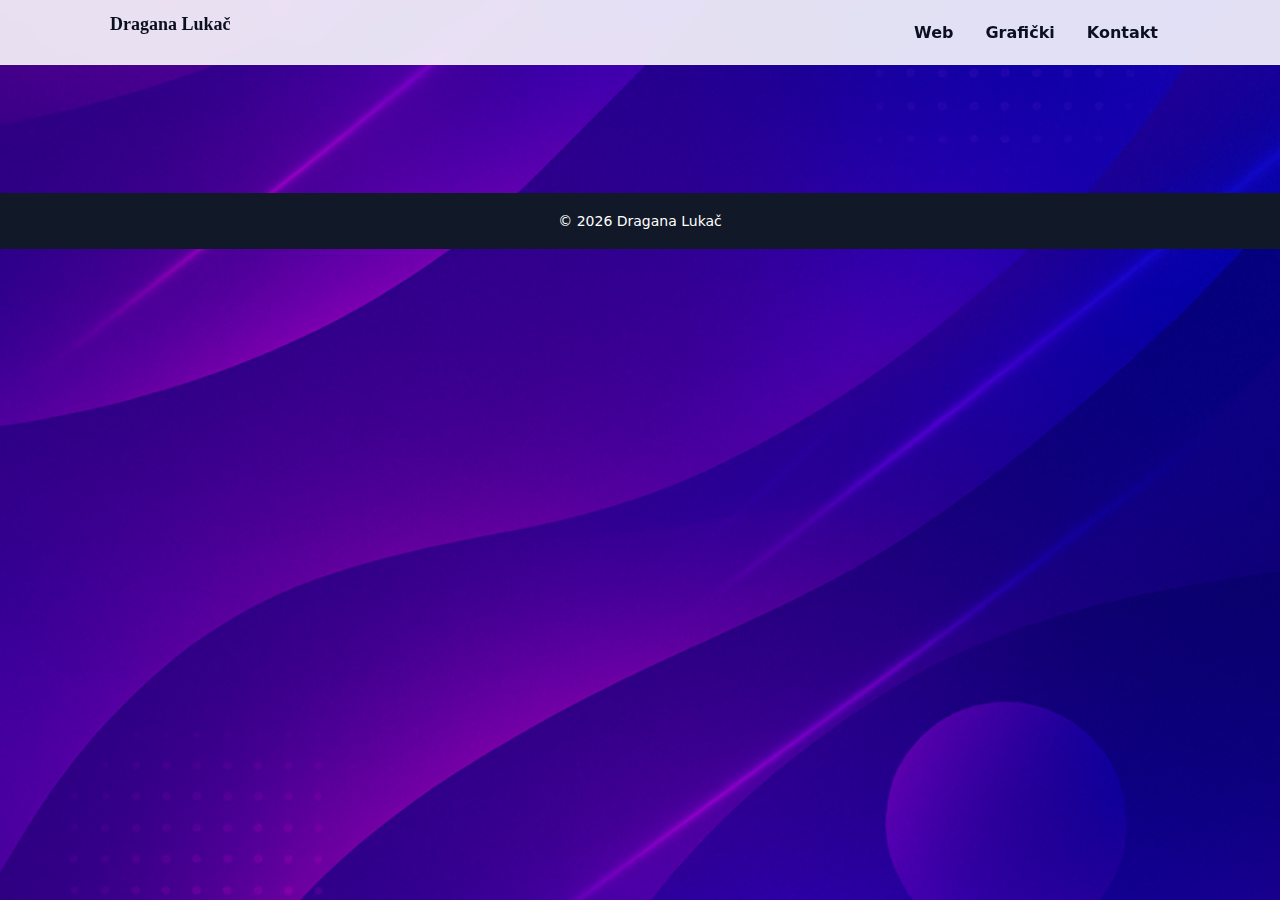
<file: details.html>
<!DOCTYPE html>
<html lang="sr">
  <head>
    <meta charset="UTF-8" />
    <meta name="viewport" content="width=device-width, initial-scale=1" />
    <title>Detalji rada</title>
    <link rel="stylesheet" href="style.css" />
  </head>
  <body>
    <header class="site-header">
      <div class="container header-inner">
        <h1 class="brand">Dragana Lukač</h1>
        <nav class="nav">
          <a href="index.html#web">Web</a>
          <a href="index.html#graphic">Grafički</a>
          <a href="index.html#contact">Kontakt</a>
        </nav>
      </div>
    </header>

    <main class="section">
      <div class="container">
        <div id="detail"></div>
      </div>
    </main>

    <footer class="site-footer">
      <div class="container">
        <p>© <span id="year"></span> Dragana Lukač</p>
      </div>
    </footer>

    <script>
      document.getElementById("year").textContent = new Date().getFullYear();
    </script>
    <script src="app.js"></script>
    <script>
      renderDetail(); // učita sadržaj po ?slug=
    </script>
  </body>
</html>
</file>
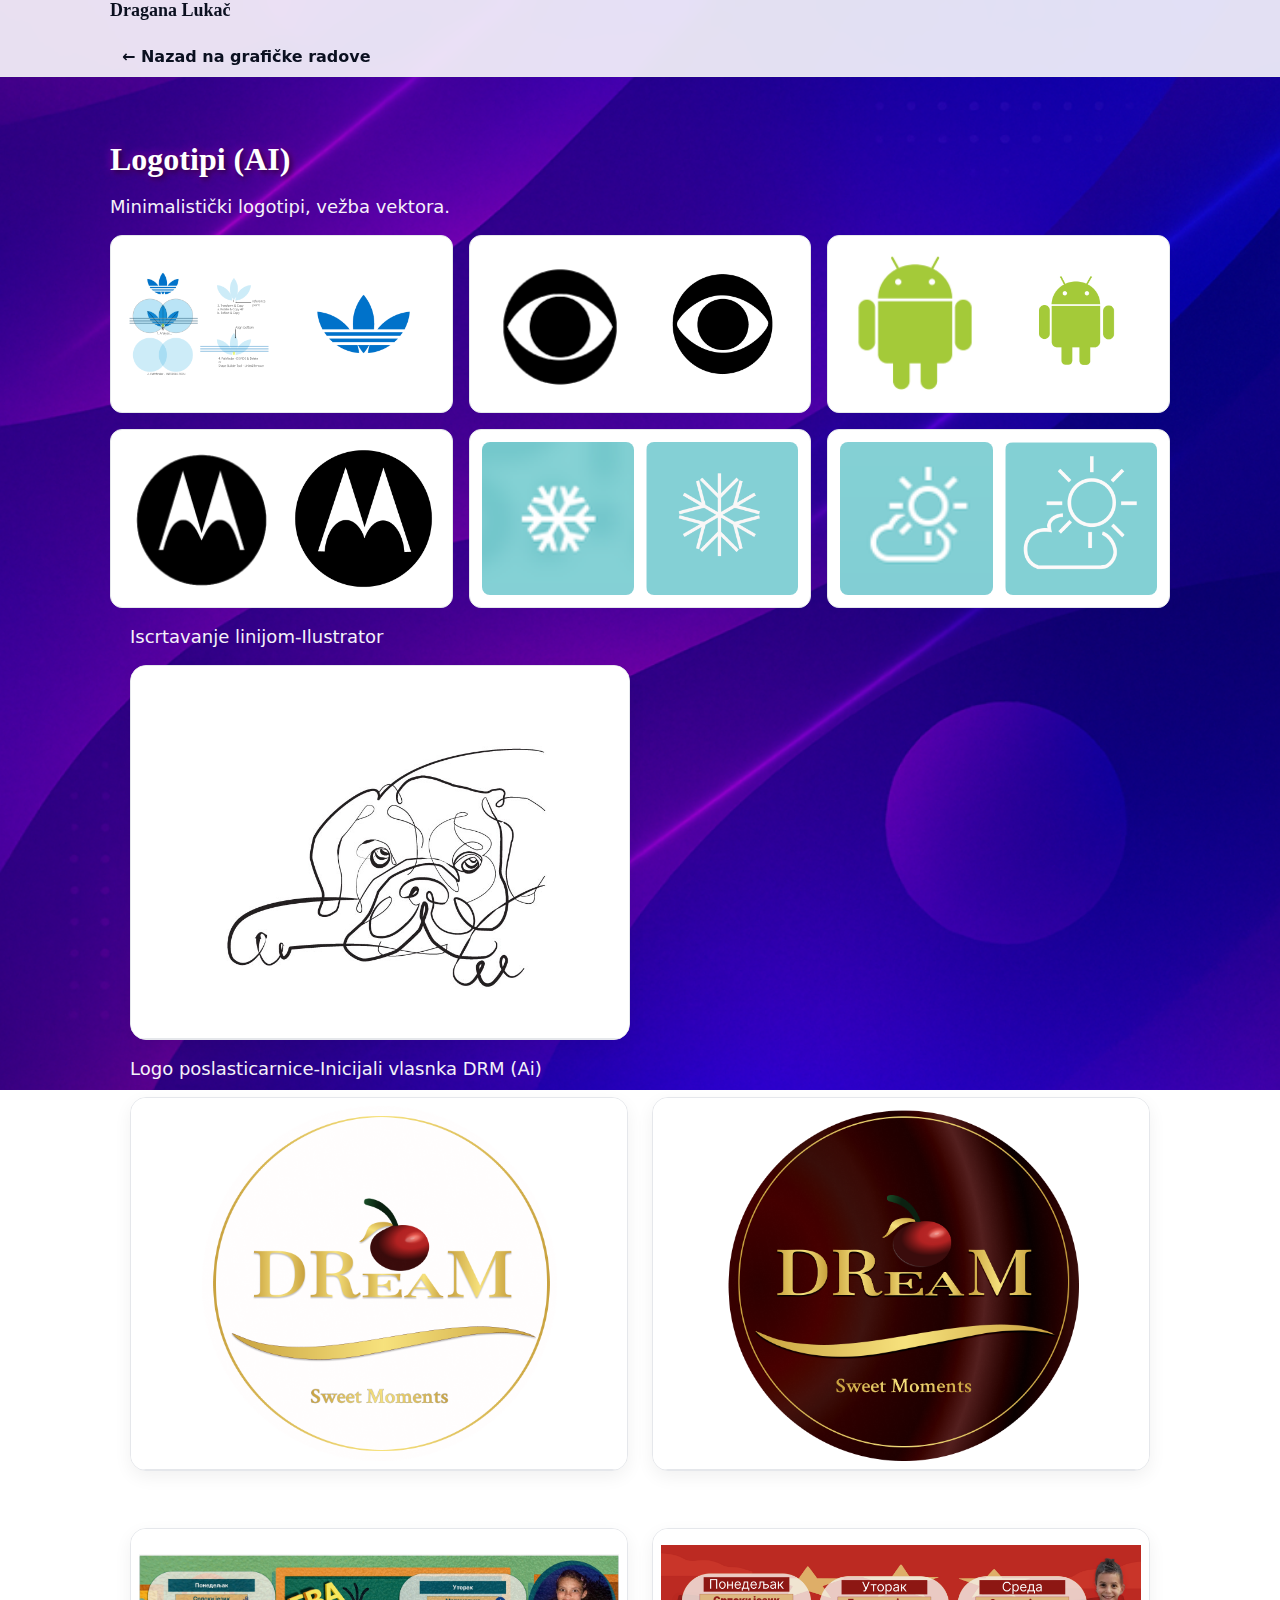
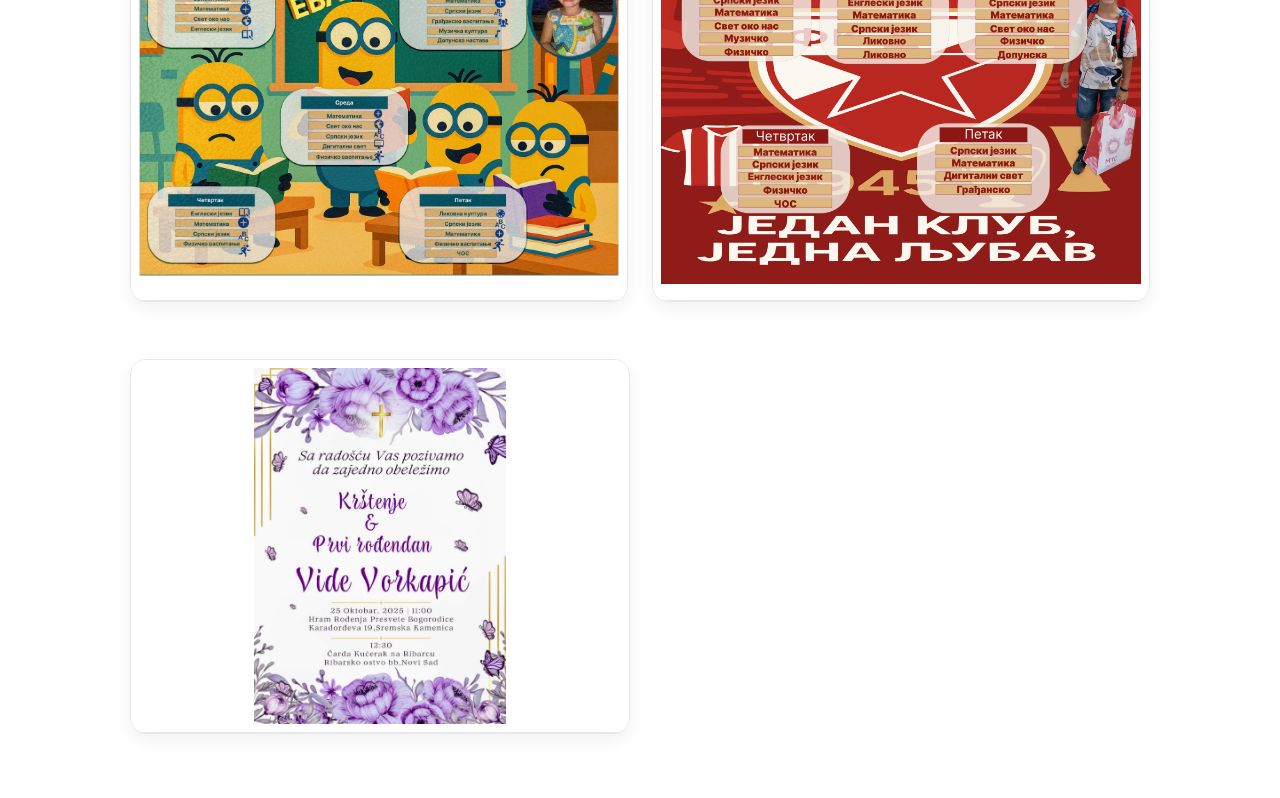
<file: projects/graphic.html>
<!DOCTYPE html>
<html lang="sr">
  <head>
    <meta charset="UTF-8" />
    <meta name="viewport" content="width=device-width,initial-scale=1" />
    <title>Logotipi (AI)</title>
    <link rel="stylesheet" href="../style.css?v=6" />
    <script
      type="text/javascript"
      src="https://cdn.weglot.com/weglot.min.js"
    ></script>
    <script>
      Weglot.initialize({
        api_key: "wg_4ef30b10f05bc2baef5a3cf6353a78f88",
      });
    </script>
  </head>
  <body>
    <header class="site-header">
      <div class="container">
        <h1 class="brand">Dragana Lukač</h1>
        <nav class="nav">
          <a href="../index.html#graphic">← Nazad na grafičke radove</a>
        </nav>
      </div>
    </header>

    <main class="section">
      <div class="container">
        <h2>Logotipi (AI)</h2>
        <p class="muted">Minimalistički logotipi, vežba vektora.</p>

        <div class="logo-grid">
          <div class="logo-pair">
            <img src="../img/ai/Logo1.png" alt="AI logotip 1" loading="lazy" />
            <img
              src="../img/ai/Logo%201.2.png"
              alt="AI logotip 2"
              loading="lazy"
            />
          </div>

          <div class="logo-pair">
            <img
              src="../img/ai/Logo%202.png"
              alt="AI logotip 3"
              loading="lazy"
            />
            <img
              src="../img/ai/Logo%202.1.png"
              alt="AI logotip 4"
              loading="lazy"
            />
          </div>

          <div class="logo-pair">
            <img
              src="../img/ai/Logo%203.png"
              alt="AI logotip 5"
              loading="lazy"
            />
            <img
              src="../img/ai/Logo%203.1.png"
              alt="AI logotip 6"
              loading="lazy"
            />
          </div>

          <div class="logo-pair">
            <img
              src="../img/ai/Logo%204.png"
              alt="AI logotip 7"
              loading="lazy"
            />
            <img
              src="../img/ai/Logo%204.1.png"
              alt="AI logotip 8"
              loading="lazy"
            />
          </div>

          <div class="logo-pair">
            <img
              src="../img/ai/Snow%20symbol.png"
              alt="AI logotip 9"
              loading="lazy"
            />
            <img
              src="../img/ai/Snow%20symbol%201.png"
              alt="AI logotip 10"
              loading="lazy"
            />
          </div>

          <div class="logo-pair">
            <img
              src="../img/ai/Sun%20%26%20Cloud%20symbol.png"
              alt="AI logotip 11"
              loading="lazy"
            />
            <img
              src="../img/ai/Sun%20%26%20Cloud%20symbol%201.png"
              alt="AI logotip 12"
              loading="lazy"
            />
          </div>
        </div>
        <div class="container">
          <p class="muted">Iscrtavanje linijom-Ilustrator</p>

          <div class="grid">
            <article class="card" style="max-width: 49%" margin="auto;">
              <div class="img-wrap">
                <img
                  src="../img/ai/w1740497753_Dog_Draw_Dragana_64109-(2).jpg"
                  alt="vida"
                  loading="lazy"
                />
              </div>
            </article>
          </div>
        </div>
        <div class="container">
          <p class="muted">Logo poslasticarnice-Inicijali vlasnka DRM (Ai)</p>

          <div class="grid">
            <article class="card">
              <div class="img-wrap">
                <img
                  src="../img/ai/bela pozadina DRM.png"
                  alt="poslasticarnica"
                  loading="lazy"
                />
              </div>
            </article>
            <article class="card">
              <div class="img-wrap">
                <img
                  src="../img/ai/Frame 1.png"
                  alt="tamna pozadina DRM"
                  loading="lazy"
                />
              </div>
            </article>
          </div>
        </div>
        <div class="container">
          <p class="muted">Raspored casova-Figma</p>

          <div class="grid">
            <article class="card">
              <div class="img-wrap">
                <img
                  src="../img/ai/eva raspored.jpg"
                  alt="eva"
                  loading="lazy"
                />
              </div>
            </article>
            <article class="card">
              <div class="img-wrap">
                <img
                  src="../img/ai/никола распоред.png"
                  alt="nikola "
                  loading="lazy"
                />
              </div>
            </article>
          </div>
        </div>
        <div class="container">
          <p class="muted">Digitalna pozivnica-Canva</p>

          <div class="grid">
            <article class="card" style="max-width: 49%" margin="auto;">
              <div class="img-wrap">
                <img
                  src="../img/ai/Vida pozivnica.jpg"
                  alt="vida"
                  loading="lazy"
                />
              </div>
            </article>
          </div>
        </div>
      </div>
    </main>

    <div id="lightbox-root" hidden></div>
    <script defer src="../app.js?v=2"></script>
  </body>
</html>
</file>
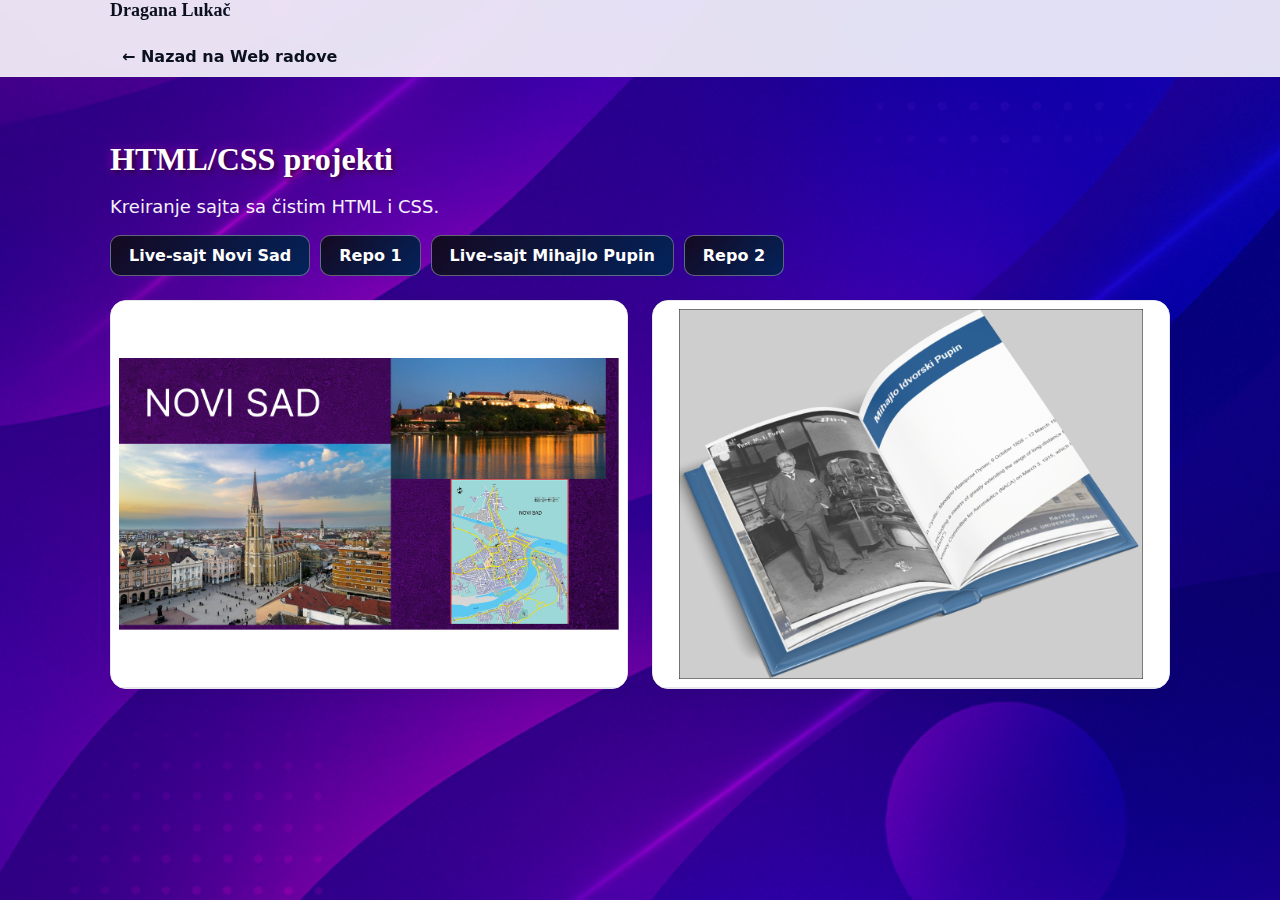
<file: projects/htmlcss.html>
<!DOCTYPE html>
<html lang="sr">
  <head>
    <meta charset="UTF-8" />
    <meta name="viewport" content="width=device-width,initial-scale=1" />
    <title>HTML/CSS projekti</title>
    <link rel="stylesheet" href="../style.css?v=6" />
    <script
      type="text/javascript"
      src="https://cdn.weglot.com/weglot.min.js"
    ></script>
    <script>
      Weglot.initialize({
        api_key: "wg_4ef30b10f05bc2baef5a3cf6353a78f88",
      });
    </script>
  </head>
  <body>
    <header class="site-header">
      <div class="container">
        <h1 class="brand">Dragana Lukač</h1>
        <nav class="nav">
          <a href="../index.html#web">← Nazad na Web radove</a>
        </nav>
      </div>
    </header>

    <main class="section">
      <div class="container">
        <h2>HTML/CSS projekti</h2>
        <p class="muted">Kreiranje sajta sa čistim HTML i CSS.</p>

        <div class="links" style="margin: 8px 0 24px">
          <a
            class="btn"
            target="_blank"
            rel="noopener"
            href="https://dragana1991.github.io/sajt_stranice_novi_sad/"
            >Live-sajt Novi Sad</a
          >
          <a
            class="btn"
            target="_blank"
            rel="noopener"
            href="https://github.com/dragana1991/sajt_stranice_novi_sad"
            >Repo 1</a
          >
          <a
            class="btn"
            target="_blank"
            rel="noopener"
            href="https://dragana1991.github.io/sajt_mihajlo_pupin/"
            >Live-sajt Mihajlo Pupin</a
          >
          <a
            class="btn"
            target="_blank"
            rel="noopener"
            href="https://github.com/dragana1991/sajt_mihajlo_pupin"
            >Repo 2</a
          >
        </div>

        <div class="grid">
          <article class="card">
            <div class="img-wrap img-wrap--wide">
              <img
                src="../img/html-css/Group%202.png"
                alt="Sekcija 1"
                loading="lazy"
              />
            </div>
          </article>
          <article class="card">
            <div class="img-wrap img-wrap--wide">
              <img
                src="../img/html-css/Book.png"
                alt="Sekcija 2"
                loading="lazy"
              />
            </div>
          </article>
        </div>
      </div>
    </main>

    <div id="lightbox-root" hidden></div>
    <script defer src="../app.js?v=2"></script>
  </body>
</html>
</file>
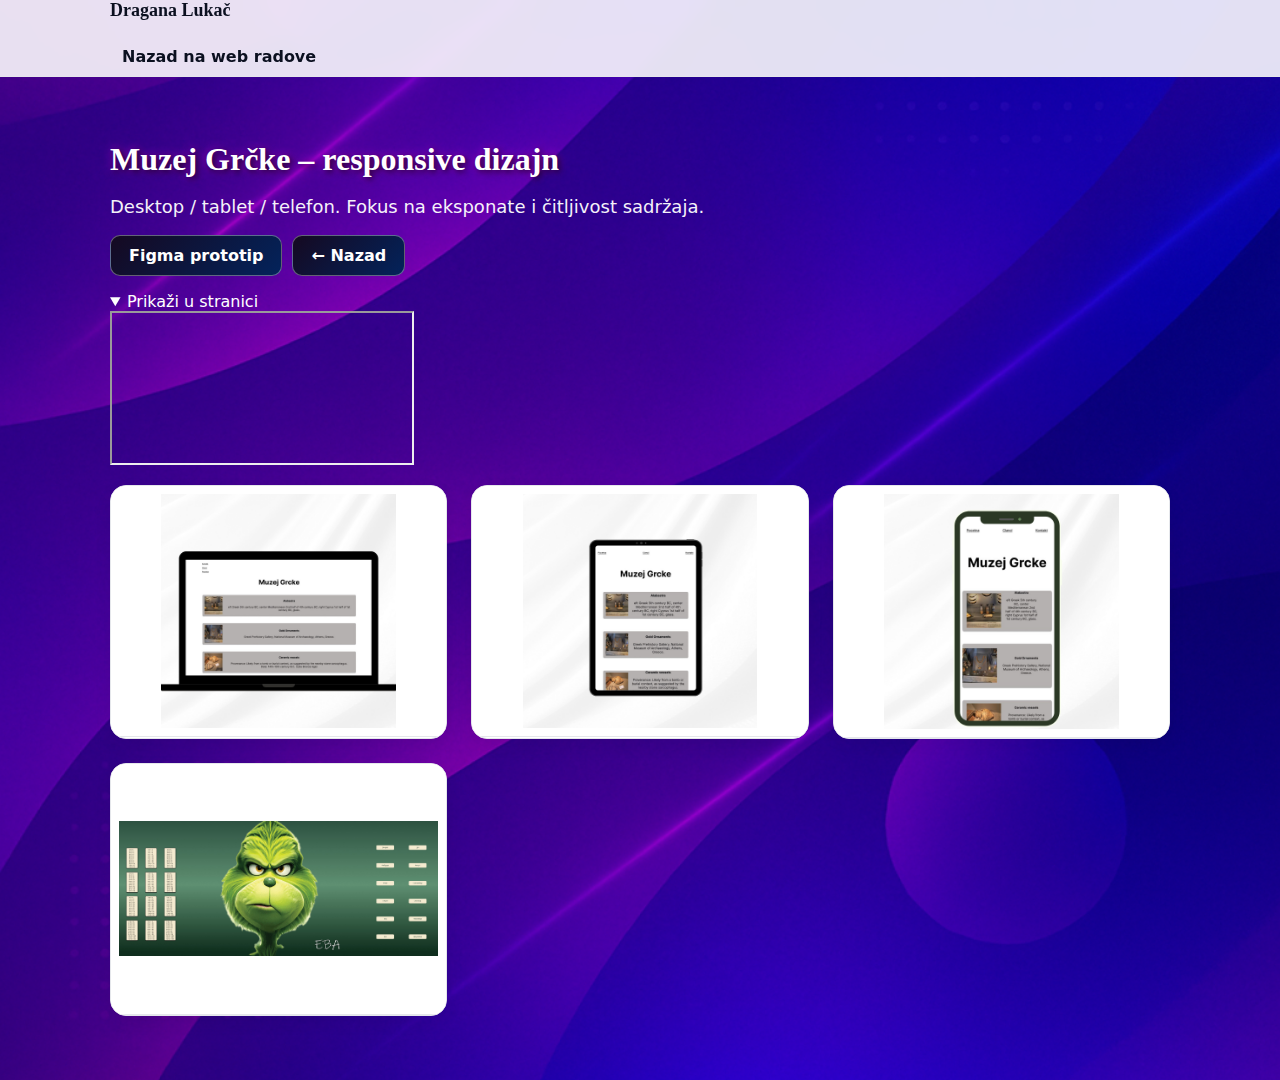
<file: projects/muzej.html>
<!DOCTYPE html>
<html lang="sr">
  <head>
    <meta charset="UTF-8" />
    <meta name="viewport" content="width=device-width,initial-scale=1.0" />
    <title>Muzej Grčke – Figma projekat</title>
    <link rel="stylesheet" href="../style.css" />
  </head>
  <body>
    <header class="site-header">
      <div class="container">
        <h1 class="brand">Dragana Lukač</h1>
        <nav class="nav">
          <a href="../index.html#web">Nazad na web radove</a>
        </nav>
      </div>
    </header>

    <main>
      <section class="section">
        <div class="container">
          <h2>Muzej Grčke – responsive dizajn</h2>
          <p class="muted">
            Desktop / tablet / telefon. Fokus na eksponate i čitljivost
            sadržaja.
          </p>
          <div class="links" style="margin: 10px 0 16px">
            <a
              class="btn btn-link"
              href="https://www.figma.com/proto/DGhGUkdFqovK9YP2dRRiO0/Moj-Blog?node-id=3-4&p=f&scaling=scale-down&content-scaling=fixed&page-id=0%3A1"
              target="_blank"
              rel="noopener"
              >Figma prototip</a
            >
            <a class="btn" href="../index.html#web">← Nazad</a>
          </div>

          <details class="embed" open>
            <summary>Prikaži u stranici</summary>
            <div class="embed-wrap">
              <iframe
                title="Figma – Muzej"
                src="https://embed.figma.com/proto/DGhGUkdFqovK9YP2dRRiO0/Moj-Blog?node-id=3-4&p=f&scaling=scale-down&content-scaling=fixed&page-id=0%3A1&embed-host=share"
              >
              </iframe>
            </div>
          </details>

          <div class="grid" style="margin-top: 16px">
            <article class="card">
              <div class="img-wrap">
                <img src="../img/figma/muzej/laptop.png" alt="Laptop mockup" />
              </div>
            </article>
            <article class="card">
              <div class="img-wrap">
                <img src="../img/figma/muzej/tablet.png" alt="Tablet mockup" />
              </div>
            </article>
            <article class="card">
              <div class="img-wrap">
                <img
                  src="../img/figma/muzej/telefon.png"
                  alt="Telefon mockup"
                />
              </div>
            </article>
            <article class="card">
              <div class="img-wrap">
                <img src="../img/ps/grinch.png" alt="Radna podloga" />
              </div>
            </article>
          </div>
        </div>
      </section>
    </main>
  </body>
</html>
</file>
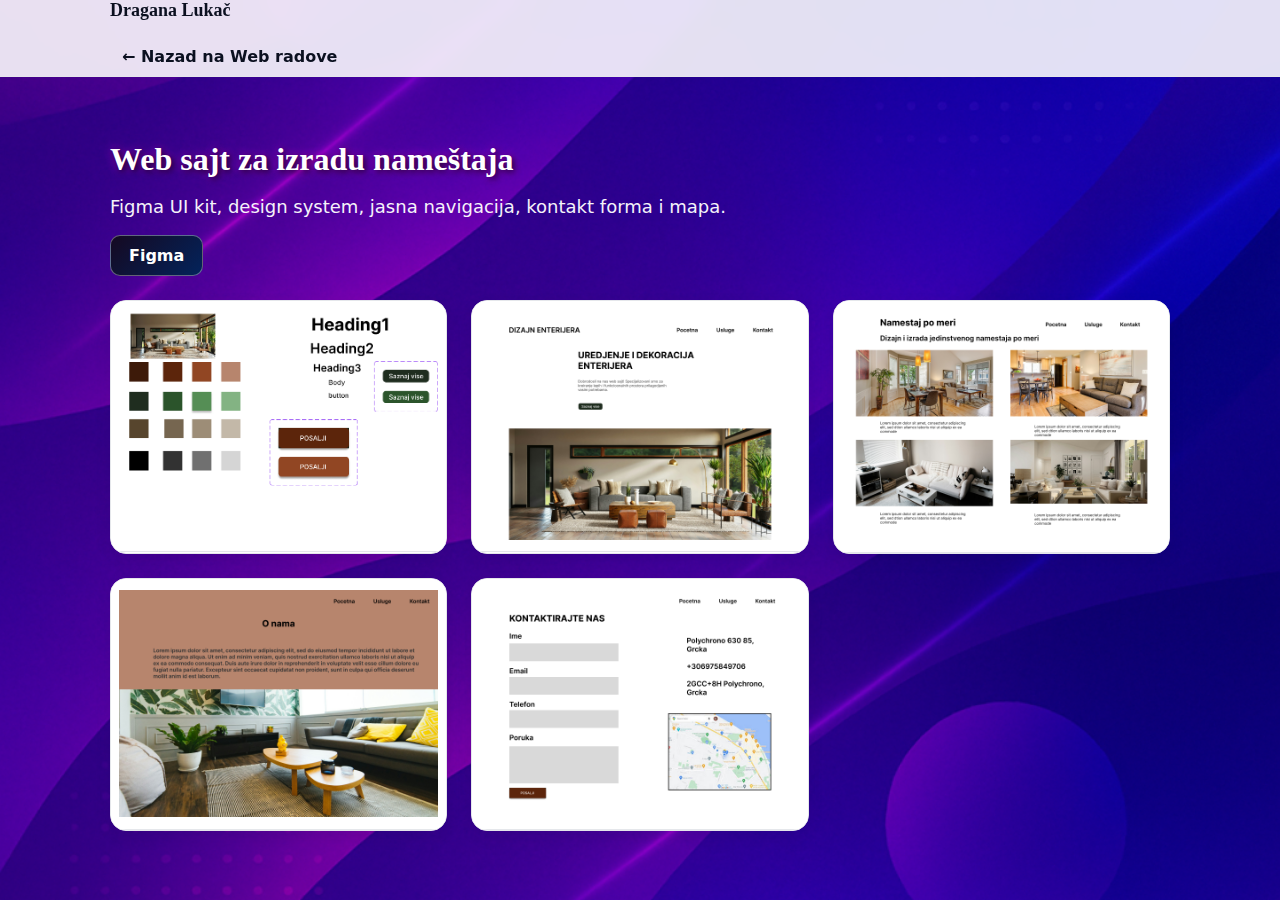
<file: projects/namestaj.html>
<!DOCTYPE html>
<html lang="sr">
  <head>
    <meta charset="UTF-8" />
    <meta name="viewport" content="width=device-width,initial-scale=1" />
    <title>Web sajt za izradu nameštaja</title>
    <link rel="stylesheet" href="../style.css?v=6" />
    <script
      type="text/javascript"
      src="https://cdn.weglot.com/weglot.min.js"
    ></script>
    <script>
      Weglot.initialize({
        api_key: "wg_4ef30b10f05bc2baef5a3cf6353a78f88",
      });
    </script>
  </head>
  <body>
    <header class="site-header">
      <div class="container">
        <h1 class="brand">Dragana Lukač</h1>
        <nav class="nav">
          <a href="../index.html#web">← Nazad na Web radove</a>
        </nav>
      </div>
    </header>

    <main class="section">
      <div class="container">
        <h2>Web sajt za izradu nameštaja</h2>
        <p class="muted">
          Figma UI kit, design system, jasna navigacija, kontakt forma i mapa.
        </p>

        <div class="links" style="margin: 8px 0 24px">
          <a
            class="btn"
            target="_blank"
            rel="noopener"
            href="https://www.figma.com/proto/WF1kQGTmHQzc91KeP1ABiA/Dizajn-Sajt?node-id=13-3&p=f&scaling=scale-down&content-scaling=fixed&page-id=0%3A1&starting-point-node-id=13%3A3"
            >Figma</a
          >
        </div>

        <div class="grid">
          <article class="card">
            <div class="img-wrap img-wrap--wide">
              <img
                src="../img/figma/sajt-namestaj/design-system.png"
                alt="Design system"
                loading="lazy"
              />
            </div>
          </article>
          <article class="card">
            <div class="img-wrap img-wrap--wide">
              <img
                src="../img/figma/sajt-namestaj/home.png"
                alt="Home"
                loading="lazy"
              />
            </div>
          </article>
          <article class="card">
            <div class="img-wrap img-wrap--wide">
              <img
                src="../img/figma/sajt-namestaj/usluge.png"
                alt="Usluge"
                loading="lazy"
              />
            </div>
          </article>
          <article class="card">
            <div class="img-wrap img-wrap--wide">
              <img
                src="../img/figma/sajt-namestaj/o-nama.png"
                alt="O nama"
                loading="lazy"
              />
            </div>
          </article>
          <article class="card">
            <div class="img-wrap img-wrap--wide">
              <img
                src="../img/figma/sajt-namestaj/kontakt.png"
                alt="Kontakt"
                loading="lazy"
              />
            </div>
          </article>
        </div>
      </div>
    </main>

    <div id="lightbox-root" hidden></div>
    <script defer src="../app.js?v=2"></script>
  </body>
</html>
</file>
<file: style.css>
/* ==== Reset & Theme ==== */
* {
  box-sizing: border-box;
}

:root {
  --bg: #0b1020;
  --paper: #fff;
  --text: #0b1020;
  --muted: #fff;
  --border: #e5e7eb;
  --radius: 16px;
  --accent: #5a00cc;
  --accent2: #0a66c2;
}

html {
  scroll-behavior: smooth;
}
html,
body {
  margin: 0;
  padding: 0;
  font-family: Inter, system-ui, -apple-system, Segoe UI, Roboto, Arial,
    sans-serif;
  color: var(--paper);
  background: url("img/pozadina/file_00000000a750620aa5361c7ed32a7df3.png")
    no-repeat center/cover fixed;
  min-height: 100%;
}
img {
  max-width: 900px;
  width: 100%;
  height: auto;
  transform-origin: center;

  object-fit: contain;
  display: block;
}

.container {
  max-width: 1100px;
  margin: 0 auto;
  padding: 0 20px;
}

/* ==== Tipografija ==== */
h1 {
  font-family: "Playfair Display", serif;

  margin: 0 0 16px;
  color: #fff;
}
h2,
h3 {
  font-family: "Playfair Display", serif;
  font-weight: 600;
  font-size: clamp(22px, 3vw, 32px);
  margin: 0 0 16px;
  color: #fff;
  text-shadow: 2px 2px 6px rgba(0, 0, 0, 0.85), 0 0 10px rgba(255, 0, 255, 0.6);
}
.muted {
  color: #fff;
  opacity: 0.95;
  font-size: 18px;
}
h4 {
  font-family: "Playfair Display", serif;
  margin: 0 0 8px;
  font-size: 18px;
  color: #ffffff;
}

/* ==== Header ==== */
.site-header {
  position: sticky;
  top: 0;
  z-index: 10;
  background: rgba(255, 255, 255, 0.88);
  backdrop-filter: blur(6px);
  border-bottom: 1px solid var(--border);
}
.header-inner {
  display: flex;
  align-items: center;
  gap: 16px;
  height: 64px;
}
.brand {
  font-size: 18px;
  color: var(--text);
}
.nav {
  margin-left: auto;
  display: flex;
  gap: 8px;
}
.nav a {
  position: relative;
  padding: 10px 12px;
  border-radius: 12px;
  text-decoration: none;
  color: var(--text);
  font-weight: 600;
}
.nav a::after {
  content: "";
  position: absolute;
  left: 0;
  bottom: -4px;
  height: 2px;
  width: 0;
  background: var(--accent);
  transition: width 0.25s;
}
.nav a:hover {
  background: #eef2f7;
}
.nav a:hover::after {
  width: 100%;
}

/* ==== Hero ==== */
.hero {
  position: relative;

  text-align: center;
}
/* Samo hero slika (ona sa laptopom) – spljoštena, providnija i podignuta */
.hero-image img {
  width: 100%;
  height: auto;
  max-width: 900px;
  transform: scaleY(0.9) translateY(-25px); /* spljošti i podigni malo */
  transform-origin: center;
  opacity: 0.85; /* manja vidljivost */
  transition: all 0.3s ease-in-out;
}

/* Na manjim ekranima vrati normalno */
@media (max-width: 768px) {
  .hero-image img {
    transform: none;
    opacity: 1;
  }
}
.hero::before {
  content: "";
  position: absolute;
  inset: 0;
  background: rgba(0, 0, 0, 0.42);
  z-index: 0;
}
.hero .container {
  position: relative;
  z-index: 1;
}
.hero-inner {
  max-width: 1200px;
  display: flex;
  align-items: center;
  justify-content: center;
  gap: 40px;
  min-height: 44vh;
  text-align: left;
  flex-wrap: wrap;
}
.hero-copy {
  flex: 110600px;
  max-width: 750px;
}
.hero-avatar {
  width: 200px;
  height: 200px;
  border-radius: 9999px;
  object-fit: cover;
  border: 3px solid rgba(255, 255, 255, 0.7);
  box-shadow: 0 6px 16px rgba(0, 0, 0, 0.18);
  margin: 0 0 0.75rem;
}
.hero-cta {
  display: flex;
  gap: 12px;
  flex-wrap: wrap;
  margin-top: 6px;
}

/* ==== Buttons ==== */
.btn {
  display: inline-flex;
  align-items: center;
  justify-content: center;
  gap: 8px;
  padding: 10px 18px;
  border-radius: 10px;
  font-weight: 700;
  text-decoration: none;
  background: linear-gradient(135deg, #150921, #03235b);
  color: #fff;
  border: 1px solid rgba(255, 255, 255, 0.35);
  transition: transform 0.2s ease, box-shadow 0.2s ease, filter 0.2s ease;
}
.btn:hover {
  transform: translateY(-2px);
  box-shadow: 0 10px 22px rgba(0, 0, 0, 0.18);
  filter: saturate(1.08);
}
.btn--alt {
  background: linear-gradient(135deg, #3f0d9b, #5a00cc);
}

/* ==== Sections ==== */
.section {
  padding: 64px 0;
}
#web {
  position: relative;
}
#web::before {
  content: "";
  position: absolute;
  inset: 0 0 auto 0;
  height: 220px;
  background: linear-gradient(180deg, rgba(0, 0, 0, 0.35), rgba(0, 0, 0, 0));
  pointer-events: none;
  z-index: 0;
}
#web .container {
  position: relative;
  z-index: 1;
}

/* ==== About ==== */
.section--about {
  padding: 64px 0;
}
.about-inner {
  display: grid;
  grid-template-columns: 380px 1fr;
  gap: 28px;
  align-items: center;
}
.about-photo img {
  width: 100%;
  height: auto;
  border-radius: 64px;
  object-fit: cover;
  box-shadow: 0 12px 32px rgba(0, 0, 0, 0.18);
}
.about-copy p {
  color: #fff;
  line-height: 1.6;
}
.about-meta {
  display: flex;
  gap: 0.5rem;
  flex-wrap: wrap;
  margin: 14px 0 18px;
}
.tag {
  font-size: 0.875rem;
  padding: 0.35rem 0.6rem;
  border-radius: 999px;
  background: #f1f5f9;
  color: #334155;
  border: 1px solid #d6d9e0;
}
@media (max-width: 980px) {
  .about-inner {
    grid-template-columns: 1fr;
  }
  .about-photo {
    max-width: 420px;
    margin: 0 auto;
  }
}

/* ==== GRID & CARDS (univerzalno) ==== */
.grid {
  display: grid;
  grid-template-columns: repeat(auto-fit, minmax(280px, 1fr));
  gap: 24px;
  align-items: stretch;
  grid-auto-rows: 1fr; /* svaka traka u redu jednake visine */
}

/* kartica kao grid sa tri reda: [slika] [telo] [linkovi] */
.card {
  display: grid;
  grid-template-rows: auto 1fr auto;
  height: 100%;
  background: #fff;
  border: 1px solid var(--border);
  border-radius: var(--radius);
  overflow: hidden;
  box-shadow: 0 6px 18px rgba(0, 0, 0, 0.06);
  transition: transform 0.18s, box-shadow 0.18s;
}
.card:hover {
  transform: translateY(-3px);
  box-shadow: 0 14px 34px rgba(0, 0, 0, 0.14);
}

/* telo elastično, ali uvek popunjava srednji deo */
.card-body {
  display: flex;
  flex-direction: column;
  gap: 8px;
  padding: 14px 16px;
}
.card-body p {
  margin: 0 0 8px;
  color: #334155;
  line-height: 1.5;
  min-height: 3.6em; /* rezerviše prostor za oko 2 reda teksta */
}

/* tagovi i dugmad ne razbijaju visinu */
.tags {
  display: flex;
  gap: 6px;
  flex-wrap: wrap;
  min-height: 28px;
}
.links {
  display: flex;
  gap: 10px;
  flex-wrap: wrap;
  margin-top: auto; /* drži dugmad na dnu */
  align-self: end;
}

/* Slike — bazno: 4:3 contain (na detaljima da se sve vidi) */
.img-wrap {
  aspect-ratio: 4/3;
  display: flex;
  align-items: center;
  justify-content: center;
  background: #fff;
  border-bottom: 1px solid var(--border);
  overflow: hidden;
  padding: 8px;
}
.img-wrap img {
  width: 100%;
  height: 100%;
  object-fit: contain;
  object-position: center;
  display: block;
}

/* ==== Contact ==== */
.section--contact {
  text-align: left;
  padding: 60px 0;
  background: linear-gradient(
    180deg,
    rgba(255, 255, 255, 0.06),
    rgba(255, 255, 255, 0)
  );
}
.section--contact .contact-card {
  max-width: 640px;
  margin-left: 10px;
  background: rgba(255, 255, 255, 0.92);
  backdrop-filter: blur(6px);
  border: 1px solid var(--border);
  border-radius: 16px;
  padding: 12px;
  box-shadow: 0 8px 24px rgba(0, 0, 0, 0.12);
}
.section--contact .contact-card p {
  margin: 10px 0;
  font-size: 18px;
  display: flex;
  align-items: center;
  gap: 8px;
}
.contact-card p:hover {
  transform: scale(1.1);
  transition: 0.2s ease;
}
.contact-icon {
  width: 22px;
  text-align: center;
}
.contact-icon.linkedin {
  color: var(--accent2);
}
.contact-icon.email {
  color: #d93025;
}
.contact-icon.cv {
  color: #b3261e;
}
.contact-icon.phone {
  color: #2e7d32;
}
.contact-icon:hover {
  filter: brightness(1.2);
  transform: scale(1.1);
  transition: 0.2s ease;
}
/* ==== Footer ==== */
.site-footer {
  background: #111827;
  padding: 20px 0;
  color: #fff;
  text-align: center;
}
.site-footer p {
  margin: 0;
  font-size: 14px;
}

/* Helpers */
::selection {
  background: rgba(90, 0, 204, 0.22);
  color: #fff;
}
.logo-grid {
  display: grid;
  grid-template-columns: repeat(auto-fit, minmax(260px, 1fr));
  gap: 16px;
}
.logo-pair {
  display: grid;
  grid-template-columns: 1fr 1fr;
  gap: 12px;
  align-items: center;
  background: #fff;
  border: 1px solid var(--border);
  border-radius: 12px;
  padding: 12px;
}
.logo-pair img {
  width: 100%;
  height: auto;
  object-fit: contain;
  display: block;
  border-radius: 8px;
}

/* Index – web kartice: širok thumbnail 16:10 i cover */
#web .img-wrap--wide {
  aspect-ratio: 16/10;
  padding: 0;
}
#web .img-wrap--wide img {
  object-fit: cover;
}
#graphic .img-wrap {
  aspect-ratio: 4/3;
  padding: 8%;
}
#graphic .img-wrap img {
  width: 100%;
  height: 100%;
  object-fit: contain;
  object-position: center;
  display: block;
}
/* WEB kartice – prikaži celu sliku (bez sečenja) */
#web .img-wrap--wide {
  aspect-ratio: 16/10;
  padding: 8px; /* mali okvir oko slike */
  background: #fff; /* bela pozadina oko “letterbox-a” */
  border-bottom: 1px solid var(--border);
}
#web .img-wrap--wide img {
  width: 100%;
  height: 100%;
  object-fit: contain; /* ključna promena */
  object-position: center;
  display: block;
}

/* (ostavi poravnanje kartica) */
#web .card {
  display: grid;
  grid-template-rows: auto 1fr auto;
  height: 100%;
}
</file>
